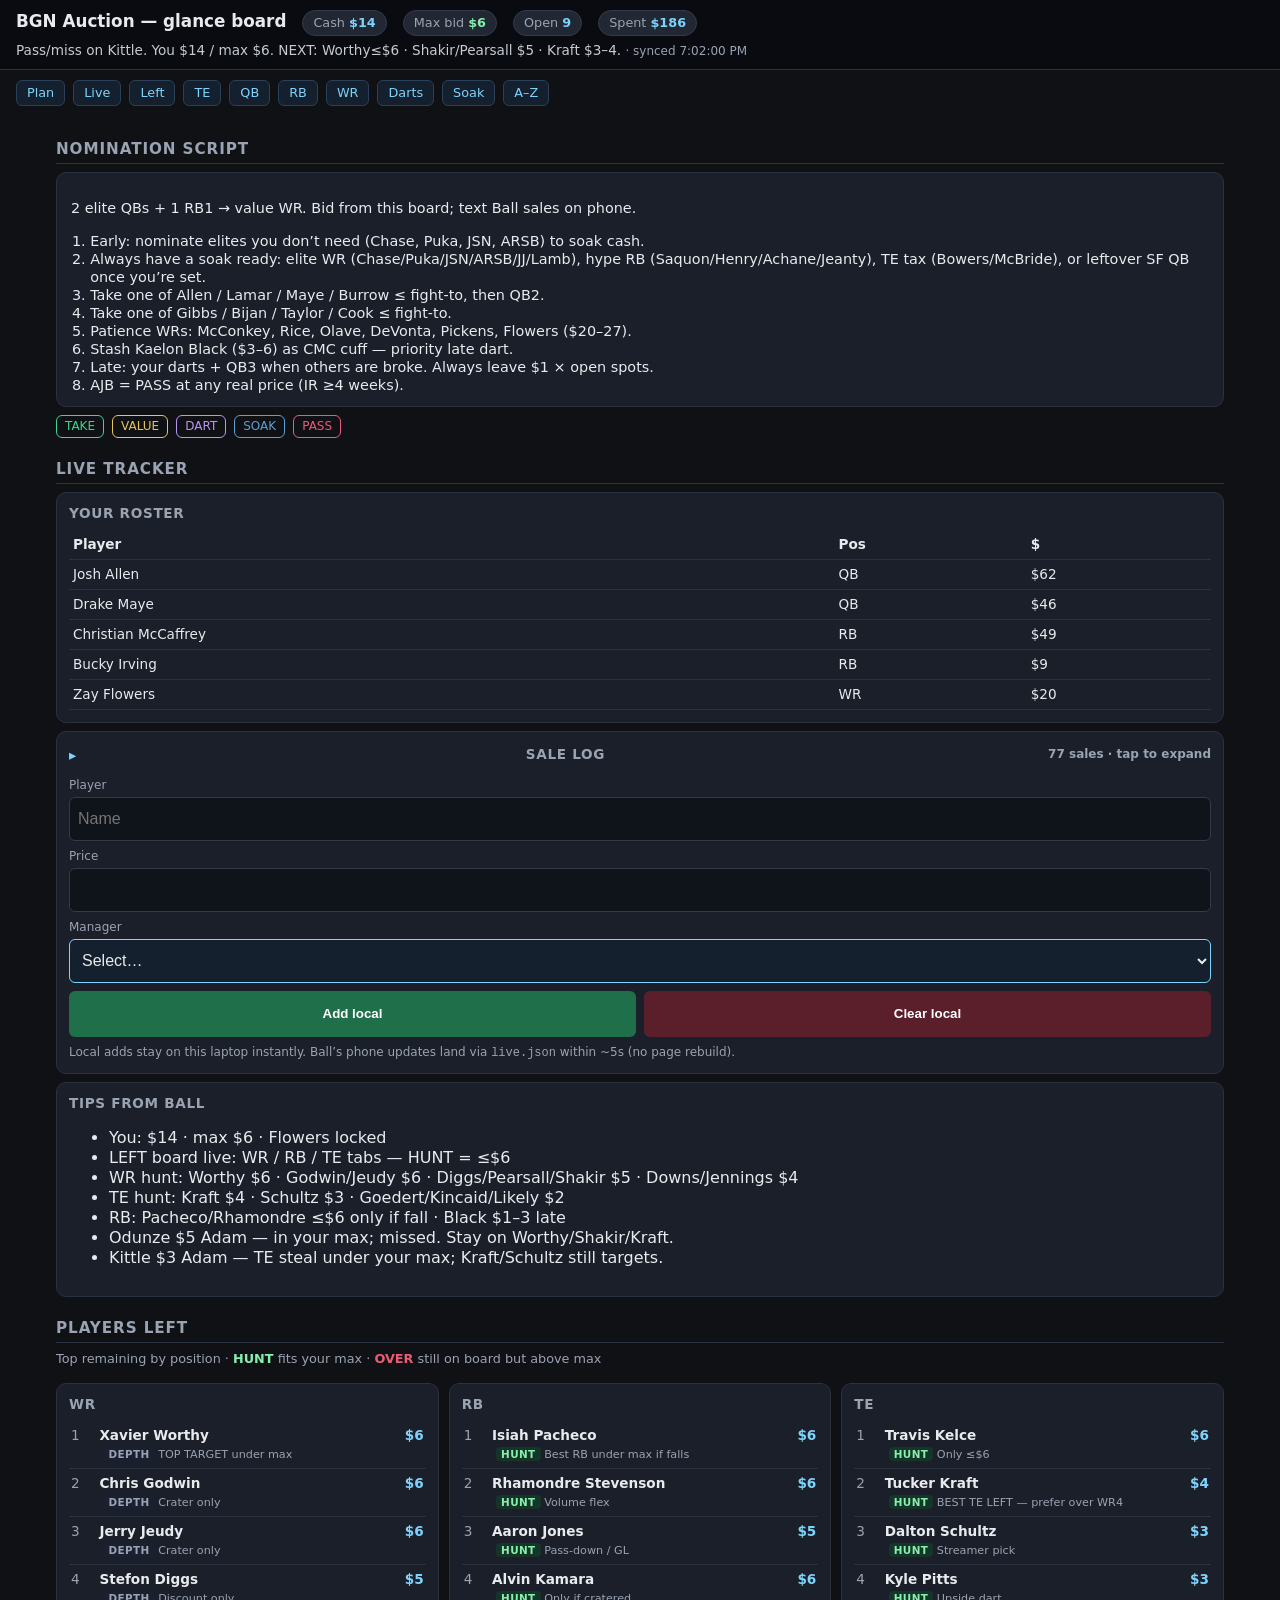
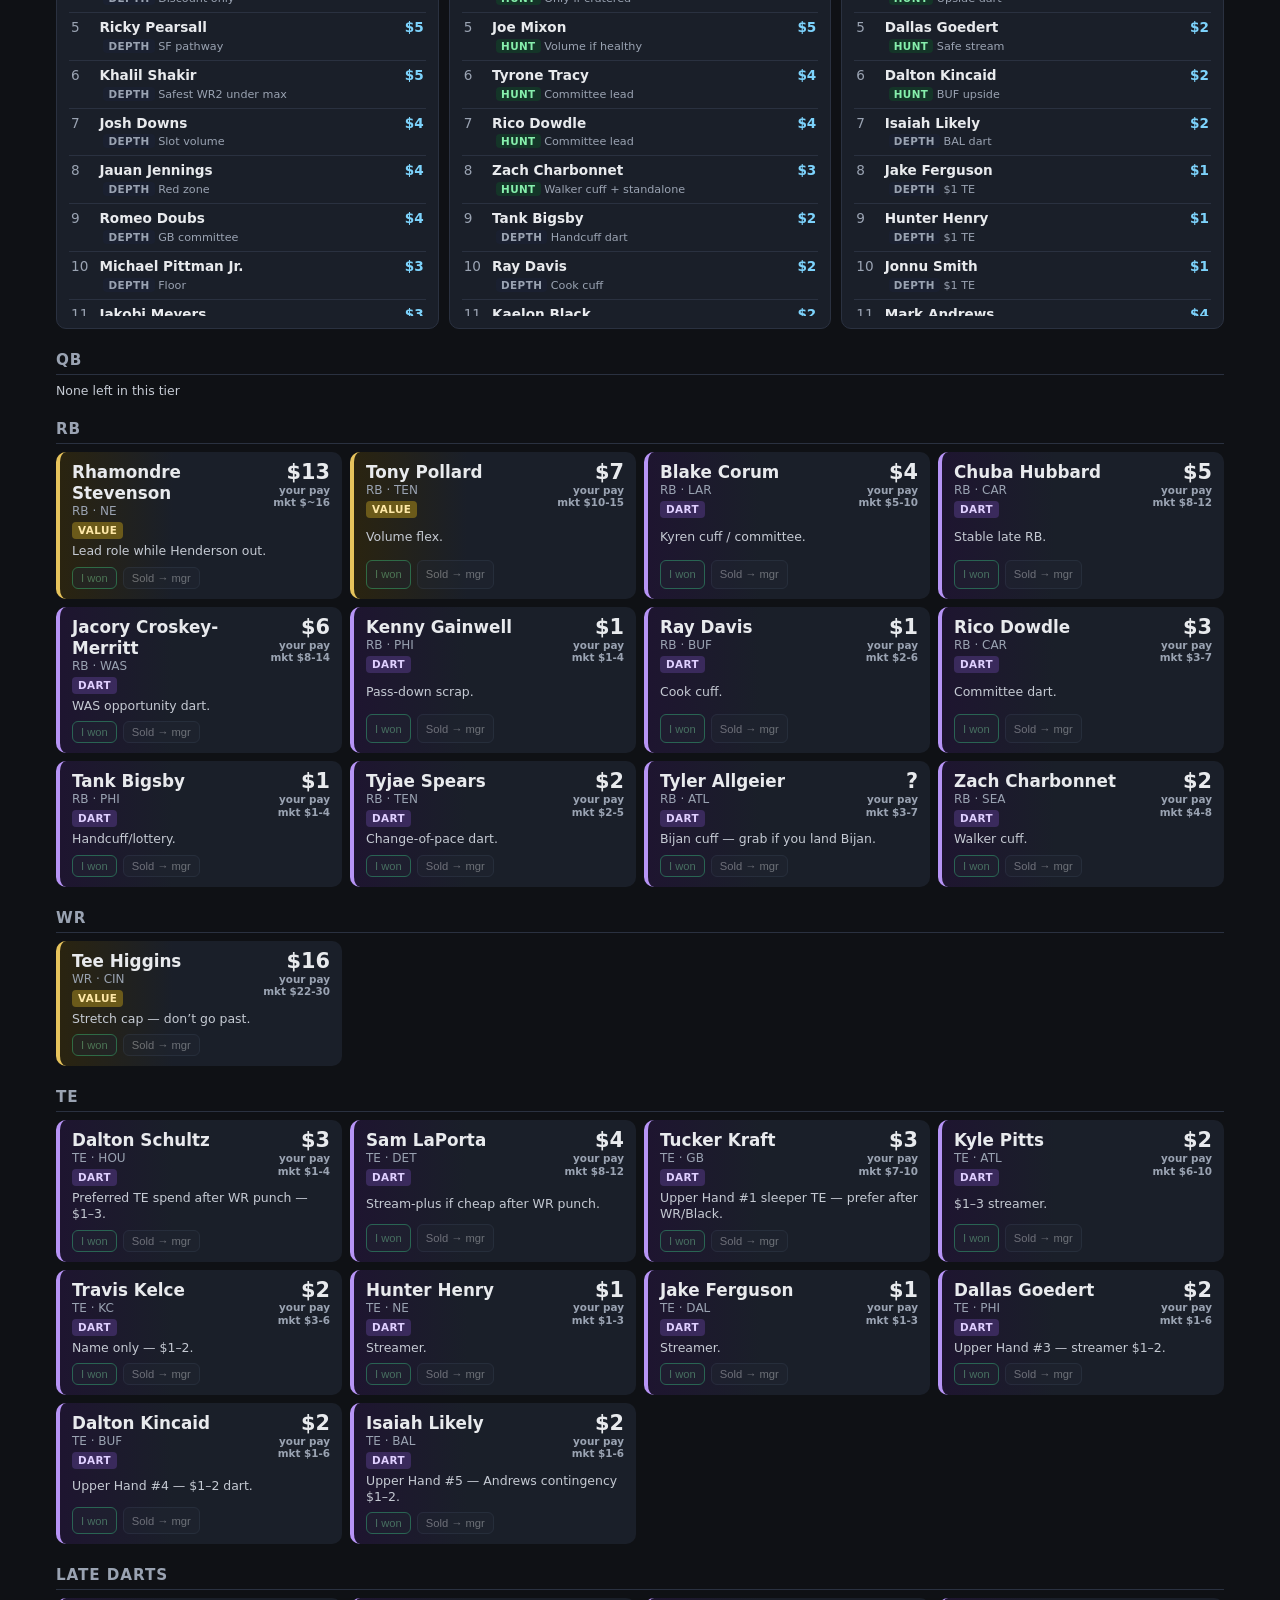
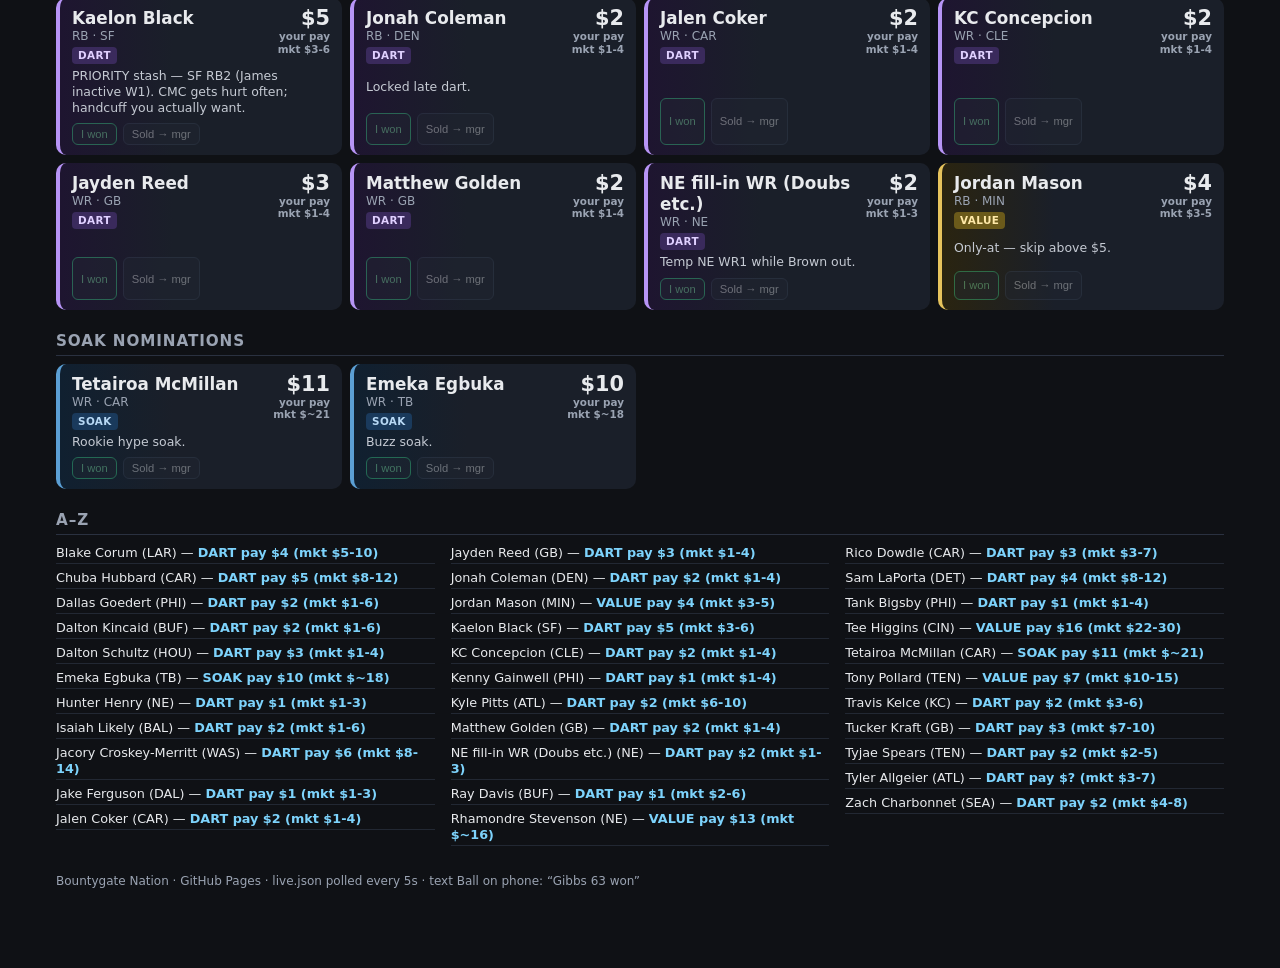
<file: index.html>
<!DOCTYPE html>
<html lang="en">
<head>
  <meta charset="utf-8" />
  <meta name="viewport" content="width=device-width, initial-scale=1" />
  <meta name="theme-color" content="#0f1115" />
  <meta http-equiv="Cache-Control" content="no-cache" />
  <title>BGN Glance Board</title>
  <link rel="stylesheet" href="styles.css?v=13" />
</head>
<body>
  <header>
    <div class="row">
      <h1>BGN Auction — glance board</h1>
      <span class="pill">Cash <strong id="cash">$200</strong></span>
      <span class="pill hot">Max bid <strong id="maxbid">$187</strong></span>
      <span class="pill">Open <strong id="open">14</strong></span>
      <span class="pill">Spent <strong id="spent">$0</strong></span>
    </div>
    <div id="live-msg" class="live-msg">Loading live state…</div>
  </header>

  <nav>
    <a href="#plan">Plan</a>
    <a href="#live">Live</a>
    <a href="#left">Left</a>
    <a href="#te">TE</a>
    <a href="#qb">QB</a>
    <a href="#rb">RB</a>
    <a href="#wr">WR</a>
    <a href="#darts">Darts</a>
    <a href="#soak">Soak</a>
    <a href="#alpha">A–Z</a>
  </nav>

  <main>
    <section id="plan">
      <h2>Nomination script</h2>
      <div class="script">
        <p id="plan-text"></p>
        <ol id="script-list"></ol>
      </div>
      <div class="legend">
        <span style="border-color:#3dd68c;color:#3dd68c">TAKE</span>
        <span style="border-color:#e6c35c;color:#e6c35c">VALUE</span>
        <span style="border-color:#b794f6;color:#b794f6">DART</span>
        <span style="border-color:#5b9fd4;color:#5b9fd4">SOAK</span>
        <span style="border-color:#e85d75;color:#e85d75">PASS</span>
      </div>
    </section>

    <section id="live">
      <h2>Live tracker</h2>
      <div class="panel">
        <h3>Your roster</h3>
        <table class="roster-table">
          <thead><tr><th>Player</th><th>Pos</th><th>$</th></tr></thead>
          <tbody id="roster-body"></tbody>
        </table>
      </div>
      <div class="panel sale-log-panel">
        <details id="sale-log" class="sale-log">
          <summary>
            <span>Sale log</span>
            <span id="sale-log-count" class="sale-log-count"></span>
          </summary>
          <table class="sales-table">
            <thead><tr><th>Player</th><th>$</th><th>Manager</th></tr></thead>
            <tbody id="sales-body"></tbody>
          </table>
        </details>
        <form id="manual-sale" class="local-form">
          <label>Player<input name="player" required placeholder="Name" list="player-suggest" /></label>
          <datalist id="player-suggest"></datalist>
          <label>Price<input name="price" type="number" min="0" required /></label>
          <label class="manager-label">Manager
            <select name="manager" id="manager-select" required>
              <option value="">Select manager…</option>
              <option value="David">David</option>
              <option value="Rich">Rich</option>
              <option value="Jeff">Jeff</option>
              <option value="Wes">Wes</option>
              <option value="Mike">Mike</option>
              <option value="Kyle">Kyle</option>
              <option value="Ryan">Ryan</option>
              <option value="Alex">Alex</option>
              <option value="Nick">Nick (you)</option>
              <option value="Sean">Sean</option>
              <option value="Patrick">Patrick</option>
              <option value="Adam">Adam</option>
            </select>
          </label>
          <div class="btn-row">
            <button type="submit">Add local</button>
            <button type="button" id="clear-local" style="background:#5a1f2a">Clear local</button>
          </div>
        </form>
        <p style="font-size:0.75rem;color:#9aa3b2;margin:8px 0 0">
          Local adds stay on this laptop instantly. Ball’s phone updates land via <code>live.json</code> within ~5s (no page rebuild).
        </p>
      </div>
      <div class="panel">
        <h3>Tips from Ball</h3>
        <ul id="tips"></ul>
      </div>
    </section>

    
    <section id="left">
      <h2>Players left</h2>
      <p class="left-note">Top remaining by position · <span class="tag-hunt">HUNT</span> fits your max · <span class="tag-over">OVER</span> still on board but above max</p>
      <div class="left-cols">
        <div class="panel left-col">
          <h3>WR</h3>
          <ol id="left-wr" class="left-list"></ol>
        </div>
        <div class="panel left-col">
          <h3>RB</h3>
          <ol id="left-rb" class="left-list"></ol>
        </div>
        <div class="panel left-col">
          <h3>TE</h3>
          <ol id="left-te" class="left-list"></ol>
        </div>
      </div>
    </section>

    <section id="qb"><h2>QB</h2><div class="grid" id="grid-qb"></div></section>
    <section id="rb"><h2>RB</h2><div class="grid" id="grid-rb"></div></section>
    <section id="wr"><h2>WR</h2><div class="grid" id="grid-wr"></div></section>
    <section id="te"><h2>TE</h2><div class="grid" id="grid-te"></div></section>
    <section id="darts"><h2>Late darts</h2><div class="grid" id="grid-darts"></div></section>
    <section id="soak"><h2>Soak nominations</h2><div class="grid" id="grid-soak"></div></section>

    <section id="alpha-sec">
      <h2 id="alpha-heading">A–Z</h2>
      <div class="alpha" id="alpha"></div>
    </section>

    <footer>
      Bountygate Nation · GitHub Pages · live.json polled every 5s · text Ball on phone: “Gibbs 63 won”
    </footer>
  </main>
  <script src="app.js?v=13"></script>
</body>
</html>
</file>
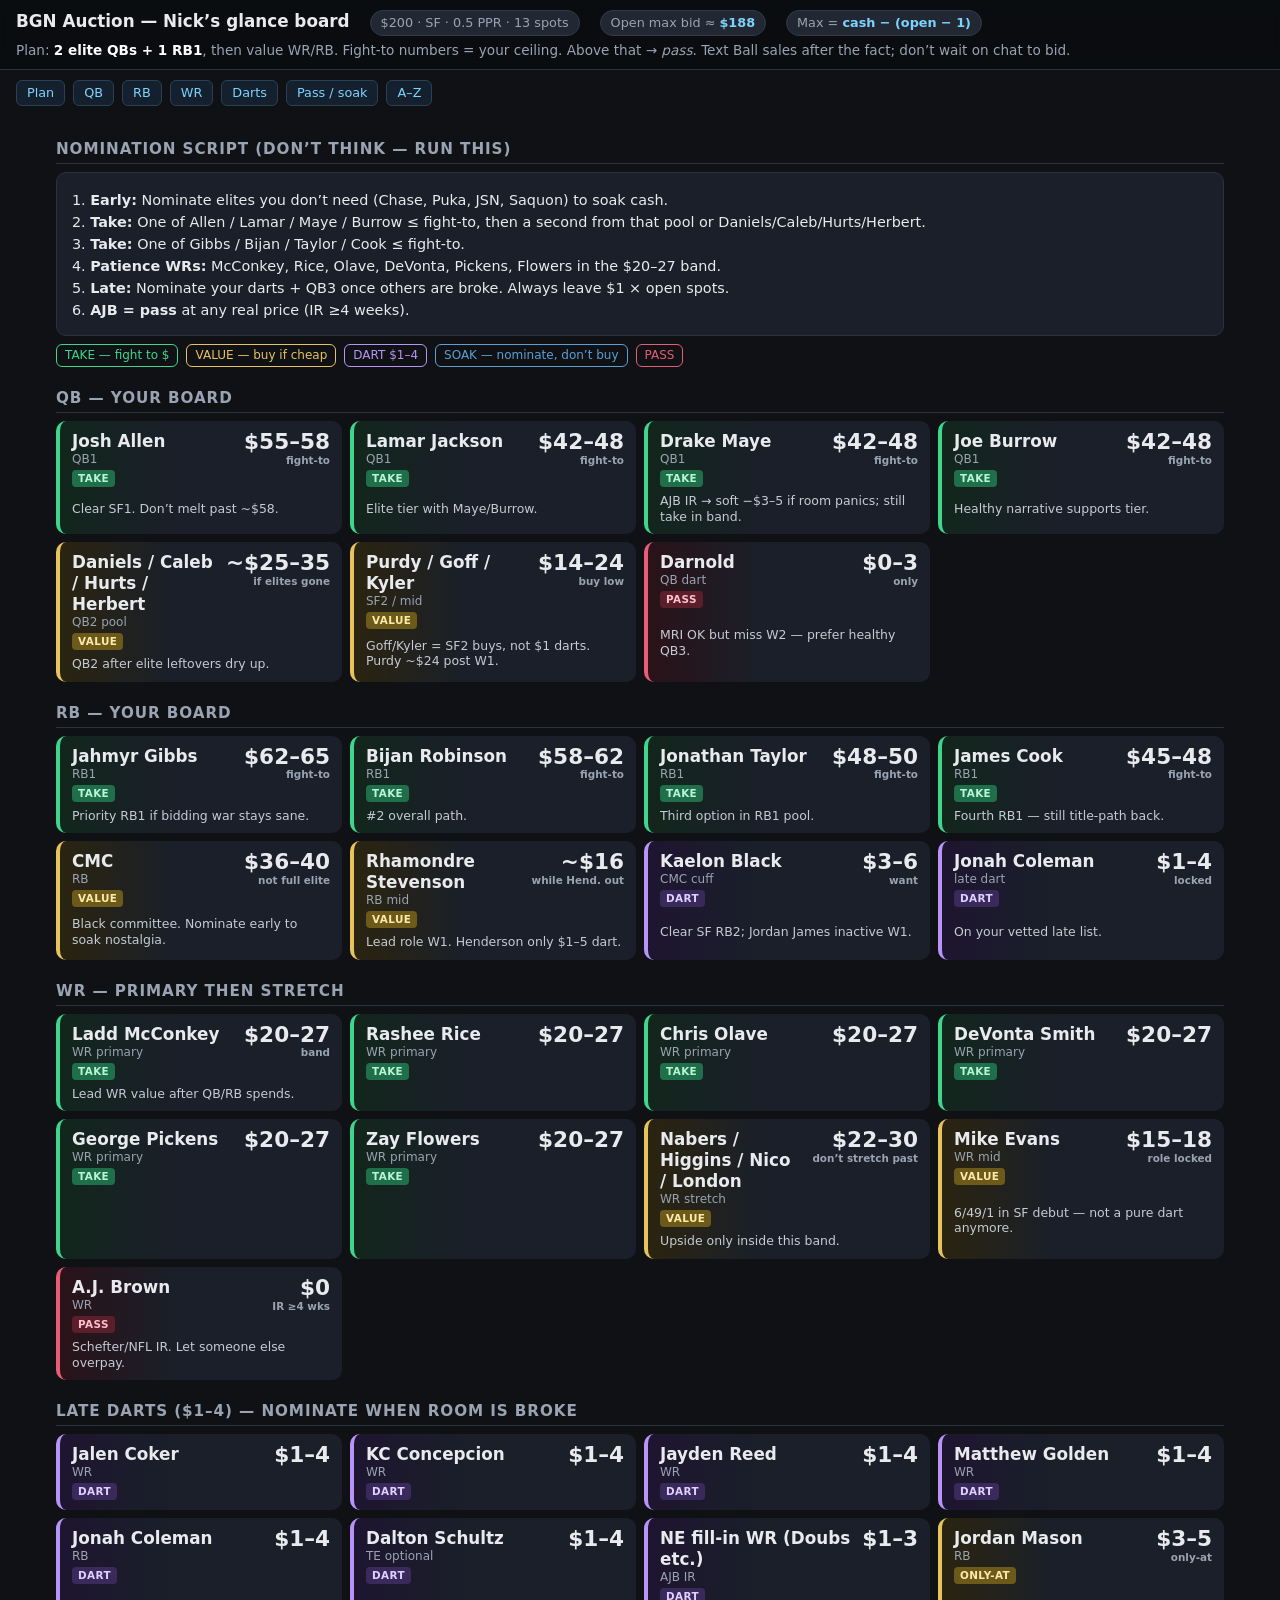
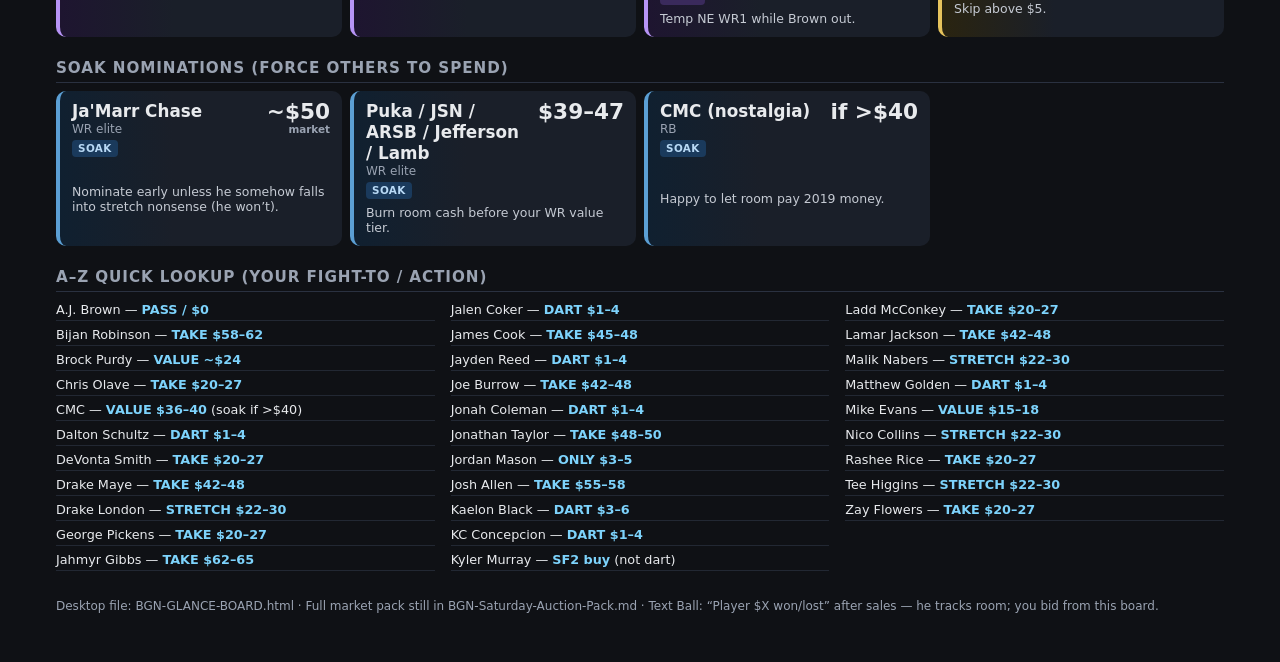
<file: glance-static-source.html>
<!DOCTYPE html>
<html lang="en">
<head>
<meta charset="utf-8" />
<meta name="viewport" content="width=device-width, initial-scale=1" />
<title>BGN Draft Board — Nick</title>
<style>
  :root {
    --bg: #0f1115;
    --card: #1a1f29;
    --text: #e8eaed;
    --muted: #9aa3b2;
    --yes: #1f6f4a;
    --yes-border: #3dd68c;
    --maybe: #6b5a1a;
    --maybe-border: #e6c35c;
    --pass: #5a1f2a;
    --pass-border: #e85d75;
    --soak: #1a3a5c;
    --soak-border: #5b9fd4;
    --dart: #3a2a5c;
    --dart-border: #b794f6;
    --accent: #7dd3fc;
  }
  * { box-sizing: border-box; }
  body {
    margin: 0; font-family: -apple-system, BlinkMacSystemFont, "Segoe UI", system-ui, sans-serif;
    background: var(--bg); color: var(--text); line-height: 1.25;
  }
  header {
    position: sticky; top: 0; z-index: 20;
    background: #0a0c10ee; backdrop-filter: blur(8px);
    border-bottom: 1px solid #2a3140; padding: 10px 16px;
  }
  header .row { display: flex; flex-wrap: wrap; gap: 12px 20px; align-items: baseline; }
  h1 { font-size: 1.05rem; margin: 0; font-weight: 700; }
  .pill {
    font-size: 0.8rem; padding: 4px 10px; border-radius: 999px;
    background: #222833; color: var(--muted); border: 1px solid #333a4a;
  }
  .pill strong { color: var(--accent); }
  .rules {
    font-size: 0.85rem; color: var(--muted); margin-top: 6px;
  }
  .rules code { color: var(--accent); background: #1a2230; padding: 1px 6px; border-radius: 4px; }
  nav {
    display: flex; flex-wrap: wrap; gap: 8px; padding: 10px 16px 0;
  }
  nav a {
    color: var(--accent); text-decoration: none; font-size: 0.8rem;
    padding: 4px 10px; border: 1px solid #2a4058; border-radius: 6px; background: #15202e;
  }
  main { padding: 12px 16px 48px; max-width: 1200px; margin: 0 auto; }
  h2 {
    font-size: 0.95rem; margin: 22px 0 8px; text-transform: uppercase;
    letter-spacing: 0.06em; color: var(--muted); border-bottom: 1px solid #2a3140; padding-bottom: 4px;
  }
  .grid {
    display: grid;
    grid-template-columns: repeat(auto-fill, minmax(280px, 1fr));
    gap: 8px;
  }
  .card {
    background: var(--card); border-radius: 10px; padding: 10px 12px;
    border-left: 4px solid #444;
    display: grid; grid-template-columns: 1fr auto; gap: 4px 10px; align-items: start;
  }
  .card.yes { border-left-color: var(--yes-border); background: linear-gradient(90deg, #12261c, var(--card) 40%); }
  .card.maybe { border-left-color: var(--maybe-border); background: linear-gradient(90deg, #2a2410, var(--card) 40%); }
  .card.pass { border-left-color: var(--pass-border); background: linear-gradient(90deg, #2a1218, var(--card) 40%); }
  .card.soak { border-left-color: var(--soak-border); background: linear-gradient(90deg, #102030, var(--card) 40%); }
  .card.dart { border-left-color: var(--dart-border); background: linear-gradient(90deg, #1e1530, var(--card) 40%); }
  .name { font-weight: 700; font-size: 1.05rem; }
  .meta { font-size: 0.75rem; color: var(--muted); }
  .price {
    font-size: 1.35rem; font-weight: 800; font-variant-numeric: tabular-nums;
    text-align: right; line-height: 1;
  }
  .price small { display: block; font-size: 0.65rem; font-weight: 600; color: var(--muted); margin-top: 2px; }
  .tag {
    display: inline-block; font-size: 0.65rem; font-weight: 700; letter-spacing: 0.04em;
    padding: 2px 6px; border-radius: 4px; margin-top: 2px;
  }
  .tag.yes { background: var(--yes); color: #b8f5d4; }
  .tag.maybe { background: var(--maybe); color: #ffe9a8; }
  .tag.pass { background: var(--pass); color: #ffc0cb; }
  .tag.soak { background: var(--soak); color: #b8d9f5; }
  .tag.dart { background: var(--dart); color: #e0d0ff; }
  .note { grid-column: 1 / -1; font-size: 0.78rem; color: #c5cad3; margin-top: 2px; }
  .legend { display: flex; flex-wrap: wrap; gap: 8px; margin: 8px 0 4px; font-size: 0.75rem; }
  .legend span { padding: 3px 8px; border-radius: 6px; border: 1px solid #333; }
  .script {
    background: var(--card); border-radius: 10px; padding: 12px 14px;
    font-size: 0.9rem; border: 1px solid #2a3140;
  }
  .script ol { margin: 6px 0 0; padding-left: 1.2rem; }
  .script li { margin: 4px 0; }
  .alpha {
    columns: 3; column-gap: 16px; font-size: 0.8rem;
  }
  @media (max-width: 700px) { .alpha { columns: 2; } }
  .alpha div { break-inside: avoid; margin-bottom: 4px; padding: 2px 0; border-bottom: 1px solid #222833; }
  .alpha b { font-variant-numeric: tabular-nums; color: var(--accent); }
  footer { color: var(--muted); font-size: 0.75rem; margin-top: 28px; }
</style>
</head>
<body>
<header>
  <div class="row">
    <h1>BGN Auction — Nick’s glance board</h1>
    <span class="pill">$200 · SF · 0.5 PPR · 13 spots</span>
    <span class="pill">Open max bid ≈ <strong>$188</strong></span>
    <span class="pill">Max = <strong>cash − (open − 1)</strong></span>
  </div>
  <div class="rules">
    Plan: <strong style="color:#fff">2 elite QBs + 1 RB1</strong>, then value WR/RB.
    Fight-to numbers = your ceiling. Above that → <em>pass</em>. Text Ball sales after the fact; don’t wait on chat to bid.
  </div>
</header>

<nav>
  <a href="#plan">Plan</a>
  <a href="#qb">QB</a>
  <a href="#rb">RB</a>
  <a href="#wr">WR</a>
  <a href="#darts">Darts</a>
  <a href="#pass">Pass / soak</a>
  <a href="#alpha">A–Z</a>
</nav>

<main>
<section id="plan">
  <h2>Nomination script (don’t think — run this)</h2>
  <div class="script">
    <ol>
      <li><strong>Early:</strong> Nominate elites you don’t need (Chase, Puka, JSN, Saquon) to soak cash.</li>
      <li><strong>Take:</strong> One of Allen / Lamar / Maye / Burrow ≤ fight-to, then a second from that pool or Daniels/Caleb/Hurts/Herbert.</li>
      <li><strong>Take:</strong> One of Gibbs / Bijan / Taylor / Cook ≤ fight-to.</li>
      <li><strong>Patience WRs:</strong> McConkey, Rice, Olave, DeVonta, Pickens, Flowers in the $20–27 band.</li>
      <li><strong>Late:</strong> Nominate your darts + QB3 once others are broke. Always leave $1 × open spots.</li>
      <li><strong>AJB = pass</strong> at any real price (IR ≥4 weeks).</li>
    </ol>
  </div>
  <div class="legend">
    <span style="border-color:#3dd68c;color:#3dd68c">TAKE — fight to $</span>
    <span style="border-color:#e6c35c;color:#e6c35c">VALUE — buy if cheap</span>
    <span style="border-color:#b794f6;color:#b794f6">DART $1–4</span>
    <span style="border-color:#5b9fd4;color:#5b9fd4">SOAK — nominate, don’t buy</span>
    <span style="border-color:#e85d75;color:#e85d75">PASS</span>
  </div>
</section>

<section id="qb">
  <h2>QB — your board</h2>
  <div class="grid">
    <div class="card yes"><div><div class="name">Josh Allen</div><div class="meta">QB1</div><span class="tag yes">TAKE</span></div><div class="price">$55–58<small>fight-to</small></div><div class="note">Clear SF1. Don’t melt past ~$58.</div></div>
    <div class="card yes"><div><div class="name">Lamar Jackson</div><div class="meta">QB1</div><span class="tag yes">TAKE</span></div><div class="price">$42–48<small>fight-to</small></div><div class="note">Elite tier with Maye/Burrow.</div></div>
    <div class="card yes"><div><div class="name">Drake Maye</div><div class="meta">QB1</div><span class="tag yes">TAKE</span></div><div class="price">$42–48<small>fight-to</small></div><div class="note">AJB IR → soft −$3–5 if room panics; still take in band.</div></div>
    <div class="card yes"><div><div class="name">Joe Burrow</div><div class="meta">QB1</div><span class="tag yes">TAKE</span></div><div class="price">$42–48<small>fight-to</small></div><div class="note">Healthy narrative supports tier.</div></div>
    <div class="card maybe"><div><div class="name">Daniels / Caleb / Hurts / Herbert</div><div class="meta">QB2 pool</div><span class="tag maybe">VALUE</span></div><div class="price">~$25–35<small>if elites gone</small></div><div class="note">QB2 after elite leftovers dry up.</div></div>
    <div class="card maybe"><div><div class="name">Purdy / Goff / Kyler</div><div class="meta">SF2 / mid</div><span class="tag maybe">VALUE</span></div><div class="price">$14–24<small>buy low</small></div><div class="note">Goff/Kyler = SF2 buys, not $1 darts. Purdy ~$24 post W1.</div></div>
    <div class="card pass"><div><div class="name">Darnold</div><div class="meta">QB dart</div><span class="tag pass">PASS</span></div><div class="price">$0–3<small>only</small></div><div class="note">MRI OK but miss W2 — prefer healthy QB3.</div></div>
  </div>
</section>

<section id="rb">
  <h2>RB — your board</h2>
  <div class="grid">
    <div class="card yes"><div><div class="name">Jahmyr Gibbs</div><div class="meta">RB1</div><span class="tag yes">TAKE</span></div><div class="price">$62–65<small>fight-to</small></div><div class="note">Priority RB1 if bidding war stays sane.</div></div>
    <div class="card yes"><div><div class="name">Bijan Robinson</div><div class="meta">RB1</div><span class="tag yes">TAKE</span></div><div class="price">$58–62<small>fight-to</small></div><div class="note">#2 overall path.</div></div>
    <div class="card yes"><div><div class="name">Jonathan Taylor</div><div class="meta">RB1</div><span class="tag yes">TAKE</span></div><div class="price">$48–50<small>fight-to</small></div><div class="note">Third option in RB1 pool.</div></div>
    <div class="card yes"><div><div class="name">James Cook</div><div class="meta">RB1</div><span class="tag yes">TAKE</span></div><div class="price">$45–48<small>fight-to</small></div><div class="note">Fourth RB1 — still title-path back.</div></div>
    <div class="card maybe"><div><div class="name">CMC</div><div class="meta">RB</div><span class="tag maybe">VALUE</span></div><div class="price">$36–40<small>not full elite</small></div><div class="note">Black committee. Nominate early to soak nostalgia.</div></div>
    <div class="card maybe"><div><div class="name">Rhamondre Stevenson</div><div class="meta">RB mid</div><span class="tag maybe">VALUE</span></div><div class="price">~$16<small>while Hend. out</small></div><div class="note">Lead role W1. Henderson only $1–5 dart.</div></div>
    <div class="card dart"><div><div class="name">Kaelon Black</div><div class="meta">CMC cuff</div><span class="tag dart">DART</span></div><div class="price">$3–6<small>want</small></div><div class="note">Clear SF RB2; Jordan James inactive W1.</div></div>
    <div class="card dart"><div><div class="name">Jonah Coleman</div><div class="meta">late dart</div><span class="tag dart">DART</span></div><div class="price">$1–4<small>locked</small></div><div class="note">On your vetted late list.</div></div>
  </div>
</section>

<section id="wr">
  <h2>WR — primary then stretch</h2>
  <div class="grid">
    <div class="card yes"><div><div class="name">Ladd McConkey</div><div class="meta">WR primary</div><span class="tag yes">TAKE</span></div><div class="price">$20–27<small>band</small></div><div class="note">Lead WR value after QB/RB spends.</div></div>
    <div class="card yes"><div><div class="name">Rashee Rice</div><div class="meta">WR primary</div><span class="tag yes">TAKE</span></div><div class="price">$20–27</div></div>
    <div class="card yes"><div><div class="name">Chris Olave</div><div class="meta">WR primary</div><span class="tag yes">TAKE</span></div><div class="price">$20–27</div></div>
    <div class="card yes"><div><div class="name">DeVonta Smith</div><div class="meta">WR primary</div><span class="tag yes">TAKE</span></div><div class="price">$20–27</div></div>
    <div class="card yes"><div><div class="name">George Pickens</div><div class="meta">WR primary</div><span class="tag yes">TAKE</span></div><div class="price">$20–27</div></div>
    <div class="card yes"><div><div class="name">Zay Flowers</div><div class="meta">WR primary</div><span class="tag yes">TAKE</span></div><div class="price">$20–27</div></div>
    <div class="card maybe"><div><div class="name">Nabers / Higgins / Nico / London</div><div class="meta">WR stretch</div><span class="tag maybe">VALUE</span></div><div class="price">$22–30<small>don’t stretch past</small></div><div class="note">Upside only inside this band.</div></div>
    <div class="card maybe"><div><div class="name">Mike Evans</div><div class="meta">WR mid</div><span class="tag maybe">VALUE</span></div><div class="price">$15–18<small>role locked</small></div><div class="note">6/49/1 in SF debut — not a pure dart anymore.</div></div>
    <div class="card pass"><div><div class="name">A.J. Brown</div><div class="meta">WR</div><span class="tag pass">PASS</span></div><div class="price">$0<small>IR ≥4 wks</small></div><div class="note">Schefter/NFL IR. Let someone else overpay.</div></div>
  </div>
</section>

<section id="darts">
  <h2>Late darts ($1–4) — nominate when room is broke</h2>
  <div class="grid">
    <div class="card dart"><div><div class="name">Jalen Coker</div><div class="meta">WR</div><span class="tag dart">DART</span></div><div class="price">$1–4</div></div>
    <div class="card dart"><div><div class="name">KC Concepcion</div><div class="meta">WR</div><span class="tag dart">DART</span></div><div class="price">$1–4</div></div>
    <div class="card dart"><div><div class="name">Jayden Reed</div><div class="meta">WR</div><span class="tag dart">DART</span></div><div class="price">$1–4</div></div>
    <div class="card dart"><div><div class="name">Matthew Golden</div><div class="meta">WR</div><span class="tag dart">DART</span></div><div class="price">$1–4</div></div>
    <div class="card dart"><div><div class="name">Jonah Coleman</div><div class="meta">RB</div><span class="tag dart">DART</span></div><div class="price">$1–4</div></div>
    <div class="card dart"><div><div class="name">Dalton Schultz</div><div class="meta">TE optional</div><span class="tag dart">DART</span></div><div class="price">$1–4</div></div>
    <div class="card dart"><div><div class="name">NE fill-in WR (Doubs etc.)</div><div class="meta">AJB IR</div><span class="tag dart">DART</span></div><div class="price">$1–3</div><div class="note">Temp NE WR1 while Brown out.</div></div>
    <div class="card maybe"><div><div class="name">Jordan Mason</div><div class="meta">RB</div><span class="tag maybe">ONLY-AT</span></div><div class="price">$3–5<small>only-at</small></div><div class="note">Skip above $5.</div></div>
  </div>
</section>

<section id="pass">
  <h2>Soak nominations (force others to spend)</h2>
  <div class="grid">
    <div class="card soak"><div><div class="name">Ja'Marr Chase</div><div class="meta">WR elite</div><span class="tag soak">SOAK</span></div><div class="price">~$50<small>market</small></div><div class="note">Nominate early unless he somehow falls into stretch nonsense (he won’t).</div></div>
    <div class="card soak"><div><div class="name">Puka / JSN / ARSB / Jefferson / Lamb</div><div class="meta">WR elite</div><span class="tag soak">SOAK</span></div><div class="price">$39–47</div><div class="note">Burn room cash before your WR value tier.</div></div>
    <div class="card soak"><div><div class="name">CMC (nostalgia)</div><div class="meta">RB</div><span class="tag soak">SOAK</span></div><div class="price">if &gt;$40</div><div class="note">Happy to let room pay 2019 money.</div></div>
  </div>
</section>

<section id="alpha">
  <h2>A–Z quick lookup (your fight-to / action)</h2>
  <div class="alpha">
    <div>A.J. Brown — <b>PASS / $0</b></div>
    <div>Bijan Robinson — <b>TAKE $58–62</b></div>
    <div>Brock Purdy — <b>VALUE ~$24</b></div>
    <div>Chris Olave — <b>TAKE $20–27</b></div>
    <div>CMC — <b>VALUE $36–40</b> (soak if &gt;$40)</div>
    <div>Dalton Schultz — <b>DART $1–4</b></div>
    <div>DeVonta Smith — <b>TAKE $20–27</b></div>
    <div>Drake Maye — <b>TAKE $42–48</b></div>
    <div>Drake London — <b>STRETCH $22–30</b></div>
    <div>George Pickens — <b>TAKE $20–27</b></div>
    <div>Jahmyr Gibbs — <b>TAKE $62–65</b></div>
    <div>Jalen Coker — <b>DART $1–4</b></div>
    <div>James Cook — <b>TAKE $45–48</b></div>
    <div>Jayden Reed — <b>DART $1–4</b></div>
    <div>Joe Burrow — <b>TAKE $42–48</b></div>
    <div>Jonah Coleman — <b>DART $1–4</b></div>
    <div>Jonathan Taylor — <b>TAKE $48–50</b></div>
    <div>Jordan Mason — <b>ONLY $3–5</b></div>
    <div>Josh Allen — <b>TAKE $55–58</b></div>
    <div>Kaelon Black — <b>DART $3–6</b></div>
    <div>KC Concepcion — <b>DART $1–4</b></div>
    <div>Kyler Murray — <b>SF2 buy</b> (not dart)</div>
    <div>Ladd McConkey — <b>TAKE $20–27</b></div>
    <div>Lamar Jackson — <b>TAKE $42–48</b></div>
    <div>Malik Nabers — <b>STRETCH $22–30</b></div>
    <div>Matthew Golden — <b>DART $1–4</b></div>
    <div>Mike Evans — <b>VALUE $15–18</b></div>
    <div>Nico Collins — <b>STRETCH $22–30</b></div>
    <div>Rashee Rice — <b>TAKE $20–27</b></div>
    <div>Tee Higgins — <b>STRETCH $22–30</b></div>
    <div>Zay Flowers — <b>TAKE $20–27</b></div>
  </div>
</section>

<footer>
  Desktop file: BGN-GLANCE-BOARD.html · Full market pack still in BGN-Saturday-Auction-Pack.md ·
  Text Ball: “Player $X won/lost” after sales — he tracks room; you bid from this board.
</footer>
</main>
</body>
</html>
</file>
<file: styles.css>
:root {
  --bg: #0f1115;
  --card: #1a1f29;
  --text: #e8eaed;
  --muted: #9aa3b2;
  --yes: #1f6f4a;
  --yes-border: #3dd68c;
  --maybe: #6b5a1a;
  --maybe-border: #e6c35c;
  --pass: #5a1f2a;
  --pass-border: #e85d75;
  --soak: #1a3a5c;
  --soak-border: #5b9fd4;
  --dart: #3a2a5c;
  --dart-border: #b794f6;
  --accent: #7dd3fc;
  --danger: #f87171;
}
* { box-sizing: border-box; }
body {
  margin: 0;
  font-family: -apple-system, BlinkMacSystemFont, "Segoe UI", system-ui, sans-serif;
  background: var(--bg);
  color: var(--text);
  line-height: 1.25;
}
header {
  position: sticky; top: 0; z-index: 30;
  background: #0a0c10f2; backdrop-filter: blur(8px);
  border-bottom: 1px solid #2a3140;
  padding: 10px 16px;
}
header .row { display: flex; flex-wrap: wrap; gap: 10px 16px; align-items: baseline; }
h1 { font-size: 1.05rem; margin: 0; }
.pill {
  font-size: 0.8rem; padding: 4px 10px; border-radius: 999px;
  background: #222833; color: var(--muted); border: 1px solid #333a4a;
}
.pill strong { color: var(--accent); }
.pill.hot strong { color: #86efac; }
.live-msg { font-size: 0.85rem; color: #c5cad3; margin-top: 6px; }
.live-msg .sync { color: var(--muted); font-size: 0.75rem; }
.live-msg.error { color: var(--danger); }
nav {
  display: flex; flex-wrap: wrap; gap: 8px; padding: 10px 16px 0;
}
nav a {
  color: var(--accent); text-decoration: none; font-size: 0.8rem;
  padding: 4px 10px; border: 1px solid #2a4058; border-radius: 6px; background: #15202e;
}
main { padding: 12px 16px 80px; max-width: 1200px; margin: 0 auto; }
h2 {
  font-size: 0.95rem; margin: 22px 0 8px; text-transform: uppercase;
  letter-spacing: 0.06em; color: var(--muted);
  border-bottom: 1px solid #2a3140; padding-bottom: 4px;
}
.grid {
  display: grid;
  grid-template-columns: repeat(auto-fill, minmax(280px, 1fr));
  gap: 8px;
}
.card {
  background: var(--card); border-radius: 10px; padding: 10px 12px;
  border-left: 4px solid #444;
  display: grid; grid-template-columns: 1fr auto; gap: 4px 10px;
  position: relative;
}
.card.take { border-left-color: var(--yes-border); background: linear-gradient(90deg, #12261c, var(--card) 40%); }
.card.value { border-left-color: var(--maybe-border); background: linear-gradient(90deg, #2a2410, var(--card) 40%); }
.card.pass { border-left-color: var(--pass-border); background: linear-gradient(90deg, #2a1218, var(--card) 40%); }
.card.soak { border-left-color: var(--soak-border); background: linear-gradient(90deg, #102030, var(--card) 40%); }
.card.dart { border-left-color: var(--dart-border); background: linear-gradient(90deg, #1e1530, var(--card) 40%); }
.card.sold {
  opacity: 0.45;
  filter: grayscale(0.6);
}
.card.sold .name { text-decoration: line-through; }
.card.mine {
  outline: 2px solid #3dd68c;
  opacity: 1;
  filter: none;
}
.name { font-weight: 700; font-size: 1.05rem; }
.meta { font-size: 0.75rem; color: var(--muted); }
.price {
  font-size: 1.3rem; font-weight: 800; font-variant-numeric: tabular-nums;
  text-align: right; line-height: 1;
}
.price small { display: block; font-size: 0.65rem; font-weight: 600; color: var(--muted); margin-top: 2px; }
.tag {
  display: inline-block; font-size: 0.65rem; font-weight: 700; letter-spacing: 0.04em;
  padding: 2px 6px; border-radius: 4px; margin-top: 2px;
}
.tag.take { background: var(--yes); color: #b8f5d4; }
.tag.value { background: var(--maybe); color: #ffe9a8; }
.tag.pass { background: var(--pass); color: #ffc0cb; }
.tag.soak { background: var(--soak); color: #b8d9f5; }
.tag.dart { background: var(--dart); color: #e0d0ff; }
.note { grid-column: 1 / -1; font-size: 0.78rem; color: #c5cad3; }
.sold-badge {
  grid-column: 1 / -1; font-size: 0.75rem; font-weight: 700; color: #fca5a5;
}
.sold-badge.mine { color: #86efac; }
.card-actions { grid-column: 1 / -1; display: flex; flex-wrap: wrap; gap: 6px; margin-top: 4px; }
.card-actions button {
  font-size: 0.7rem; padding: 4px 8px; border-radius: 6px; cursor: pointer;
  border: 1px solid #3a4558; background: #222833; color: var(--text);
}
.card-actions button.primary { border-color: #3dd68c; color: #86efac; }
.card-actions button:disabled { opacity: 0.4; cursor: default; }
.script {
  background: var(--card); border-radius: 10px; padding: 12px 14px;
  font-size: 0.9rem; border: 1px solid #2a3140;
}
.script ol { margin: 6px 0 0; padding-left: 1.2rem; }
.legend { display: flex; flex-wrap: wrap; gap: 8px; margin: 8px 0; font-size: 0.75rem; }
.legend span { padding: 3px 8px; border-radius: 6px; border: 1px solid #333; }
.panel {
  background: var(--card); border: 1px solid #2a3140; border-radius: 10px;
  padding: 12px; margin-top: 8px;
}
.panel h3 { margin: 0 0 8px; font-size: 0.85rem; color: var(--muted); text-transform: uppercase; letter-spacing: 0.05em; }
.roster-table, .sales-table { width: 100%; border-collapse: collapse; font-size: 0.85rem; }
.roster-table th, .roster-table td, .sales-table th, .sales-table td {
  text-align: left; padding: 6px 4px; border-bottom: 1px solid #2a3140;
}
.local-form {
  display: flex; flex-wrap: wrap; gap: 8px; align-items: end; margin-top: 8px;
}
.local-form label { font-size: 0.75rem; color: var(--muted); display: flex; flex-direction: column; gap: 4px; }
.local-form input, .local-form select {
  background: #0f131a; border: 1px solid #333a4a; color: var(--text);
  border-radius: 6px; padding: 6px 8px; min-width: 120px;
}
.local-form button {
  background: #1f6f4a; border: none; color: #fff; font-weight: 700;
  border-radius: 6px; padding: 8px 12px; cursor: pointer;
}
.alpha { columns: 3; column-gap: 16px; font-size: 0.8rem; }
@media (max-width: 700px) { .alpha { columns: 2; } }
.alpha div { break-inside: avoid; margin-bottom: 4px; padding: 2px 0; border-bottom: 1px solid #222833; }
.alpha b { font-variant-numeric: tabular-nums; color: var(--accent); }
.alpha .gone { text-decoration: line-through; opacity: 0.5; }
footer { color: var(--muted); font-size: 0.75rem; margin-top: 28px; }


.local-form {
  flex-direction: column;
  align-items: stretch;
}
.local-form label {
  width: 100%;
}
.local-form input,
.local-form select {
  width: 100%;
  min-width: 0;
  min-height: 44px;
  font-size: 1rem;
}
.manager-label select {
  border-color: #7dd3fc;
  background: #15202e;
}
.local-form .btn-row {
  display: flex;
  flex-wrap: wrap;
  gap: 8px;
}
.local-form .btn-row button {
  flex: 1;
  min-height: 44px;
}

/* Collapsible sale log — collapsed by default */
.sale-log {
  margin: 0;
}
.sale-log > summary {
  list-style: none;
  cursor: pointer;
  display: flex;
  align-items: center;
  justify-content: space-between;
  gap: 8px;
  font-size: 0.85rem;
  font-weight: 700;
  color: var(--muted);
  text-transform: uppercase;
  letter-spacing: 0.05em;
  padding: 2px 0 6px;
  user-select: none;
}
.sale-log > summary::-webkit-details-marker { display: none; }
.sale-log > summary::before {
  content: "▸";
  color: var(--accent);
  margin-right: 6px;
  font-size: 0.9rem;
}
.sale-log[open] > summary::before { content: "▾"; }
.sale-log-count {
  font-weight: 600;
  text-transform: none;
  letter-spacing: 0;
  color: #9aa3b2;
  font-size: 0.75rem;
}
.sale-log .sales-table {
  margin-top: 4px;
  max-height: 40vh;
  display: block;
  overflow-y: auto;
}
.sale-log .sales-table thead, .sale-log .sales-table tbody { display: table; width: 100%; table-layout: fixed; }
.sale-log-panel > h3 { display: none; }

/* Players left by position */
.left-note { color: var(--muted); font-size: 0.8rem; margin: 0 0 8px; }
.left-cols {
  display: grid;
  grid-template-columns: repeat(3, 1fr);
  gap: 10px;
}
@media (max-width: 900px) {
  .left-cols { grid-template-columns: 1fr; }
}
.left-list {
  list-style: none;
  margin: 0;
  padding: 0;
  max-height: 55vh;
  overflow-y: auto;
}
.left-list li {
  display: grid;
  grid-template-columns: 1.4rem 1fr auto;
  gap: 6px;
  align-items: baseline;
  padding: 6px 2px;
  border-bottom: 1px solid #2a3140;
  font-size: 0.85rem;
}
.left-list .rk { color: var(--muted); font-variant-numeric: tabular-nums; }
.left-list .nm { font-weight: 600; }
.left-list .pay { color: var(--accent); font-weight: 700; font-variant-numeric: tabular-nums; }
.left-list .why { grid-column: 2 / -1; font-size: 0.7rem; color: #9aa3b2; margin-top: -2px; }
.left-list li.over { opacity: 0.55; }
.left-list li.over .nm { text-decoration: none; }
.tag-hunt { color: #86efac; font-weight: 700; }
.tag-over { color: #e85d75; font-weight: 700; }
.left-badge {
  font-size: 0.65rem;
  font-weight: 800;
  letter-spacing: 0.04em;
  padding: 1px 5px;
  border-radius: 4px;
  margin-left: 4px;
}
.left-badge.hunt { background: #143528; color: #86efac; }
.left-badge.over { background: #3a1520; color: #e85d75; }
.left-badge.depth { background: #1a2030; color: #9aa3b2; }
</file>
